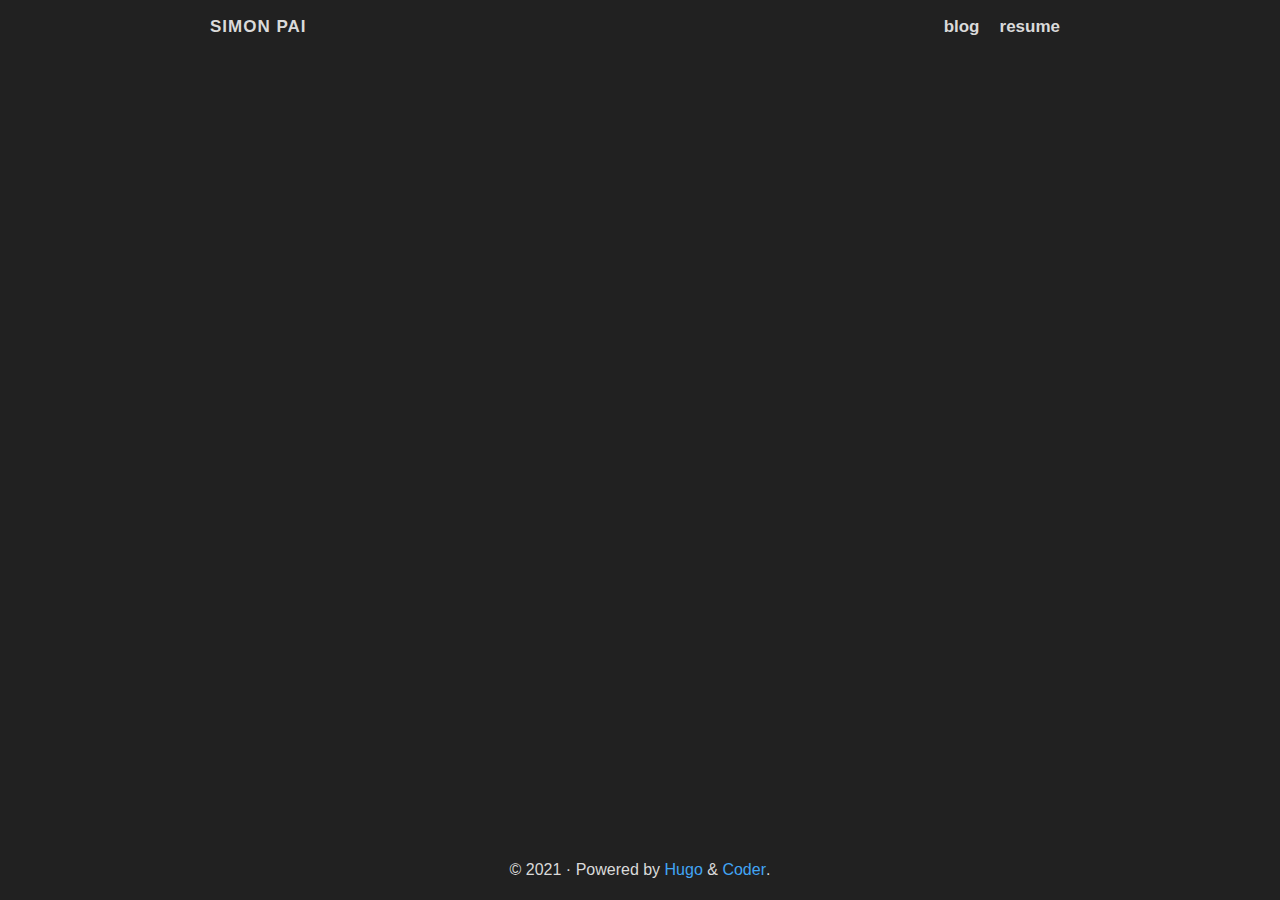
<file: index.html>
<!doctype html><html lang=en>
<head>
<meta charset=utf-8>
<meta name=viewport content="width=device-width,initial-scale=1">
<meta http-equiv=content-language content="en">
<meta name=color-scheme content="light dark">
<meta name=description content>
<meta name=keywords content>
<meta name=twitter:card content="summary">
<meta name=twitter:title content="Simon Pai">
<meta name=twitter:description content>
<meta property="og:title" content="Simon Pai">
<meta property="og:description" content>
<meta property="og:type" content="website">
<meta property="og:url" content="https://simonpai.github.io/">
<title>Simon Pai</title>
<link rel=canonical href=https://simonpai.github.io/>
<link rel=preload href="/fonts/forkawesome-webfont.woff2?v=1.2.0" as=font type=font/woff2 crossorigin>
<link rel=stylesheet href=/css/coder.min.708686f8ab8176e91d44fcbe488a0fe0333b94f405cf18a52383d67ba22f0ccb.css integrity="sha256-cIaG+KuBdukdRPy+SIoP4DM7lPQFzxilI4PWe6IvDMs=" crossorigin=anonymous>
<link rel=stylesheet href=/css/coder-dark.min.aa883b9ce35a8ff4a2a5008619005175e842bb18a8a9f9cc2bbcf44dab2d91fa.css integrity="sha256-qog7nONaj/SipQCGGQBRdehCuxioqfnMK7z0Tastkfo=" crossorigin=anonymous media=screen>
<link rel=stylesheet href=/scss/global.min.c1d4eed5317a68f464b539947b506ed665814663d09053177b30b8563d8821b7.css integrity="sha256-wdTu1TF6aPRktTmUe1Bu1mWBRmPQkFMXezC4Vj2IIbc=" crossorigin=anonymous>
<link rel=icon type=image/png href=/images/favicon-32x32.png sizes=32x32>
<link rel=icon type=image/png href=/images/favicon-16x16.png sizes=16x16>
<link rel=apple-touch-icon href=/images/apple-touch-icon.png>
<link rel=apple-touch-icon sizes=180x180 href=/images/apple-touch-icon.png>
<link rel=alternate type=application/rss+xml href=/index.xml title="Simon Pai">
<script src=/js/global.min.1fe7f22336598e57eb864675d43dfdc80855dc78679150ca4b516627c54bd6b2.js integrity="sha256-H+fyIzZZjlfrhkZ11D39yAhV3HhnkVDKS1FmJ8VL1rI="></script>
<script src=/js/slides.min.960e592ad90220e499c69842bdb0e7385da7c7c5b196b62326759fe883c5f60d.js integrity="sha256-lg5ZKtkCIOSZxphCvbDnOF2nx8WxlrYjJnWf6IPF9g0="></script>
<meta name=generator content="Hugo 0.91.1">
</head>
<body class="preload-transitions colorscheme-dark">
<main class=wrapper>
<nav class=navigation>
<section class=container>
<a class=navigation-title href=/>
Simon Pai
</a>
<input type=checkbox id=menu-toggle>
<label class="menu-button float-right" for=menu-toggle>
<i class="fa fa-bars fa-fw" aria-hidden=true></i>
</label>
<ul class=navigation-list>
<li class=navigation-item>
<a class=navigation-link href=/posts/>blog</a>
</li>
<li class=navigation-item>
<a class=navigation-link href=/resume/>resume</a>
</li>
</ul>
</section>
</nav>
<div class=content>
<section class="container centered">
<div class=about>
<h1></h1>
<h2></h2>
</div>
</section>
</div>
<footer class=footer>
<section class=container>
©
2021
·
Powered by <a href=https://gohugo.io/>Hugo</a> & <a href=https://github.com/luizdepra/hugo-coder/>Coder</a>.
</section>
</footer>
</main>
<script src=/js/coder.min.03b17769f4f91ae35667e1f2a1ca8c16f50562576cf90ff32b3179926914daa5.js integrity="sha256-A7F3afT5GuNWZ+HyocqMFvUFYlds+Q/zKzF5kmkU2qU="></script>
</body>
</html>
</file>
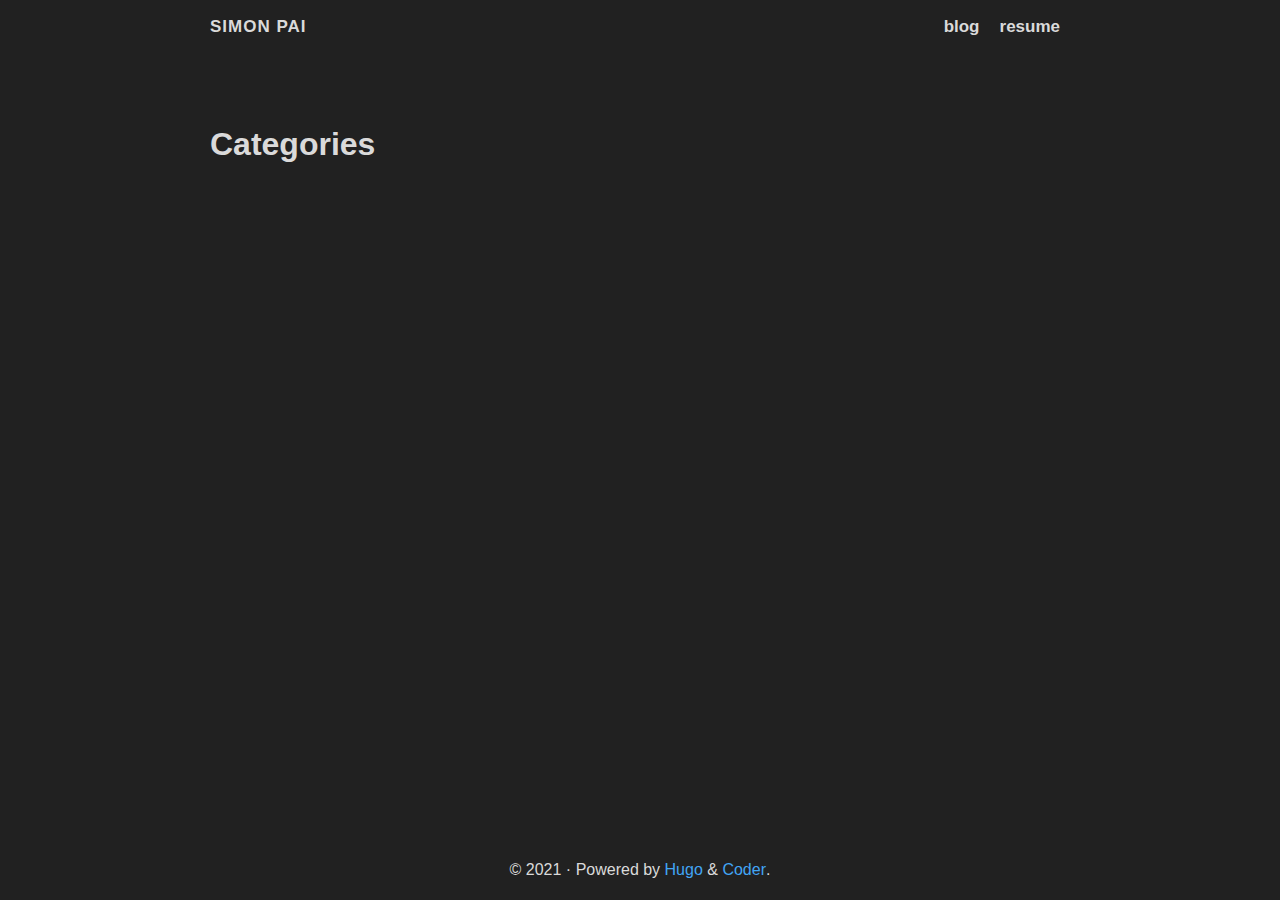
<file: categories/index.html>
<!doctype html><html lang=en>
<head>
<meta charset=utf-8>
<meta name=viewport content="width=device-width,initial-scale=1">
<meta http-equiv=content-language content="en">
<meta name=color-scheme content="light dark">
<meta name=description content>
<meta name=keywords content>
<meta name=twitter:card content="summary">
<meta name=twitter:title content="Categories">
<meta name=twitter:description content>
<meta property="og:title" content="Categories">
<meta property="og:description" content>
<meta property="og:type" content="website">
<meta property="og:url" content="https://simonpai.github.io/categories/">
<title>Categories · Simon Pai</title>
<link rel=canonical href=https://simonpai.github.io/categories/>
<link rel=preload href="/fonts/forkawesome-webfont.woff2?v=1.2.0" as=font type=font/woff2 crossorigin>
<link rel=stylesheet href=/css/coder.min.708686f8ab8176e91d44fcbe488a0fe0333b94f405cf18a52383d67ba22f0ccb.css integrity="sha256-cIaG+KuBdukdRPy+SIoP4DM7lPQFzxilI4PWe6IvDMs=" crossorigin=anonymous>
<link rel=stylesheet href=/css/coder-dark.min.aa883b9ce35a8ff4a2a5008619005175e842bb18a8a9f9cc2bbcf44dab2d91fa.css integrity="sha256-qog7nONaj/SipQCGGQBRdehCuxioqfnMK7z0Tastkfo=" crossorigin=anonymous media=screen>
<link rel=stylesheet href=/scss/global.min.c1d4eed5317a68f464b539947b506ed665814663d09053177b30b8563d8821b7.css integrity="sha256-wdTu1TF6aPRktTmUe1Bu1mWBRmPQkFMXezC4Vj2IIbc=" crossorigin=anonymous>
<link rel=icon type=image/png href=/images/favicon-32x32.png sizes=32x32>
<link rel=icon type=image/png href=/images/favicon-16x16.png sizes=16x16>
<link rel=apple-touch-icon href=/images/apple-touch-icon.png>
<link rel=apple-touch-icon sizes=180x180 href=/images/apple-touch-icon.png>
<link rel=alternate type=application/rss+xml href=/categories/index.xml title="Simon Pai">
<script src=/js/global.min.1fe7f22336598e57eb864675d43dfdc80855dc78679150ca4b516627c54bd6b2.js integrity="sha256-H+fyIzZZjlfrhkZ11D39yAhV3HhnkVDKS1FmJ8VL1rI="></script>
<script src=/js/slides.min.960e592ad90220e499c69842bdb0e7385da7c7c5b196b62326759fe883c5f60d.js integrity="sha256-lg5ZKtkCIOSZxphCvbDnOF2nx8WxlrYjJnWf6IPF9g0="></script>
<meta name=generator content="Hugo 0.91.1">
</head>
<body class="preload-transitions colorscheme-dark">
<main class=wrapper>
<nav class=navigation>
<section class=container>
<a class=navigation-title href=/>
Simon Pai
</a>
<input type=checkbox id=menu-toggle>
<label class="menu-button float-right" for=menu-toggle>
<i class="fa fa-bars fa-fw" aria-hidden=true></i>
</label>
<ul class=navigation-list>
<li class=navigation-item>
<a class=navigation-link href=/posts/>blog</a>
</li>
<li class=navigation-item>
<a class=navigation-link href=/resume/>resume</a>
</li>
</ul>
</section>
</nav>
<div class=content>
<section class="container taxonomy">
<h1 class=title>
<a class=title-link href=https://simonpai.github.io/categories/>Categories</a>
</h1>
<ul>
</ul>
</section>
</div>
<footer class=footer>
<section class=container>
©
2021
·
Powered by <a href=https://gohugo.io/>Hugo</a> & <a href=https://github.com/luizdepra/hugo-coder/>Coder</a>.
</section>
</footer>
</main>
<script src=/js/coder.min.03b17769f4f91ae35667e1f2a1ca8c16f50562576cf90ff32b3179926914daa5.js integrity="sha256-A7F3afT5GuNWZ+HyocqMFvUFYlds+Q/zKzF5kmkU2qU="></script>
</body>
</html>
</file>
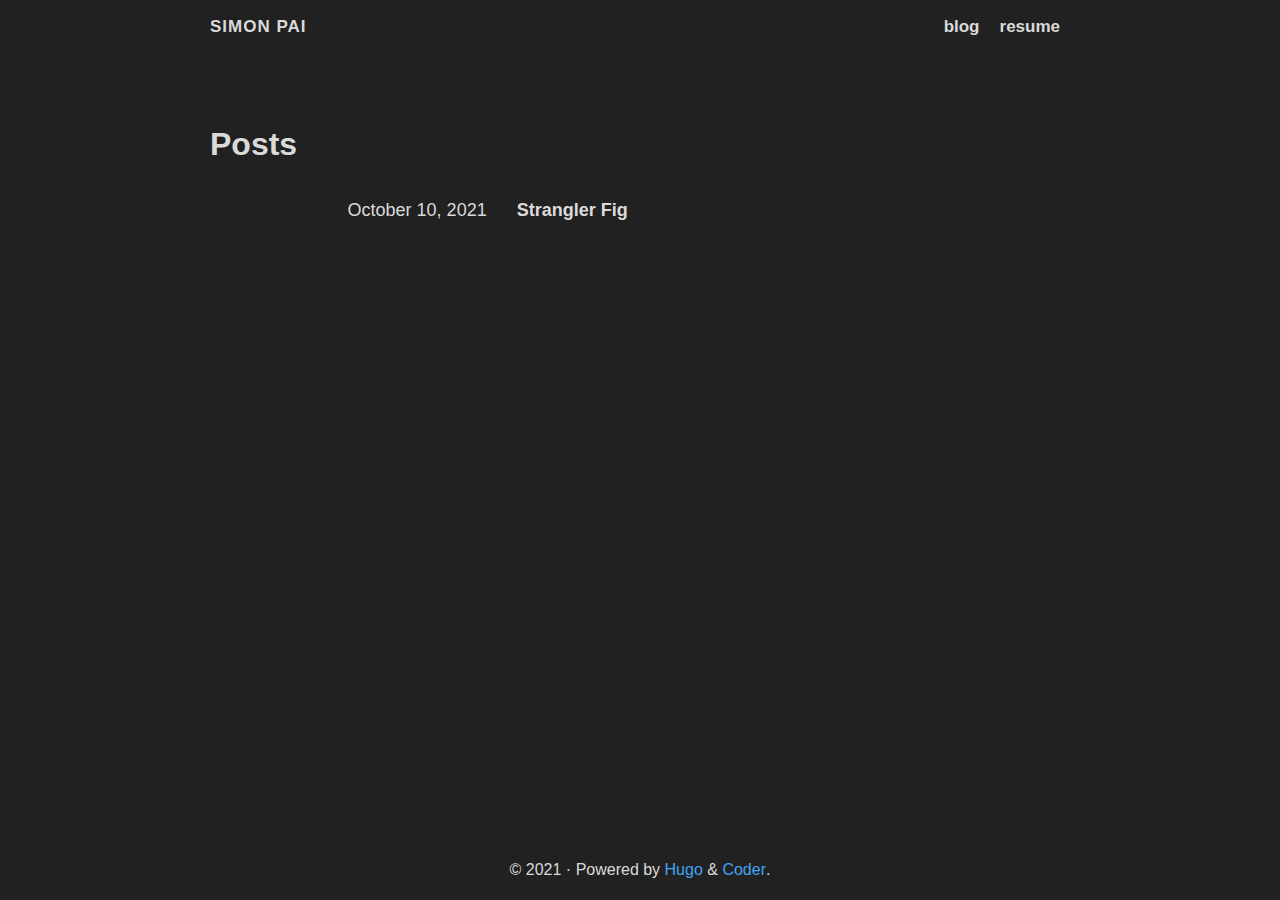
<file: posts/index.html>
<!doctype html><html lang=en>
<head>
<meta charset=utf-8>
<meta name=viewport content="width=device-width,initial-scale=1">
<meta http-equiv=content-language content="en">
<meta name=color-scheme content="light dark">
<meta name=description content>
<meta name=keywords content>
<meta name=twitter:card content="summary">
<meta name=twitter:title content="Posts">
<meta name=twitter:description content>
<meta property="og:title" content="Posts">
<meta property="og:description" content>
<meta property="og:type" content="website">
<meta property="og:url" content="https://simonpai.github.io/posts/">
<title>
Posts · Simon Pai
</title>
<link rel=canonical href=https://simonpai.github.io/posts/>
<link rel=preload href="/fonts/forkawesome-webfont.woff2?v=1.2.0" as=font type=font/woff2 crossorigin>
<link rel=stylesheet href=/css/coder.min.708686f8ab8176e91d44fcbe488a0fe0333b94f405cf18a52383d67ba22f0ccb.css integrity="sha256-cIaG+KuBdukdRPy+SIoP4DM7lPQFzxilI4PWe6IvDMs=" crossorigin=anonymous>
<link rel=stylesheet href=/css/coder-dark.min.aa883b9ce35a8ff4a2a5008619005175e842bb18a8a9f9cc2bbcf44dab2d91fa.css integrity="sha256-qog7nONaj/SipQCGGQBRdehCuxioqfnMK7z0Tastkfo=" crossorigin=anonymous media=screen>
<link rel=stylesheet href=/scss/global.min.c1d4eed5317a68f464b539947b506ed665814663d09053177b30b8563d8821b7.css integrity="sha256-wdTu1TF6aPRktTmUe1Bu1mWBRmPQkFMXezC4Vj2IIbc=" crossorigin=anonymous>
<link rel=icon type=image/png href=/images/favicon-32x32.png sizes=32x32>
<link rel=icon type=image/png href=/images/favicon-16x16.png sizes=16x16>
<link rel=apple-touch-icon href=/images/apple-touch-icon.png>
<link rel=apple-touch-icon sizes=180x180 href=/images/apple-touch-icon.png>
<link rel=alternate type=application/rss+xml href=/posts/index.xml title="Simon Pai">
<script src=/js/global.min.1fe7f22336598e57eb864675d43dfdc80855dc78679150ca4b516627c54bd6b2.js integrity="sha256-H+fyIzZZjlfrhkZ11D39yAhV3HhnkVDKS1FmJ8VL1rI="></script>
<script src=/js/slides.min.960e592ad90220e499c69842bdb0e7385da7c7c5b196b62326759fe883c5f60d.js integrity="sha256-lg5ZKtkCIOSZxphCvbDnOF2nx8WxlrYjJnWf6IPF9g0="></script>
<meta name=generator content="Hugo 0.91.1">
</head>
<body class="preload-transitions colorscheme-dark">
<main class=wrapper>
<nav class=navigation>
<section class=container>
<a class=navigation-title href=/>
Simon Pai
</a>
<input type=checkbox id=menu-toggle>
<label class="menu-button float-right" for=menu-toggle>
<i class="fa fa-bars fa-fw" aria-hidden=true></i>
</label>
<ul class=navigation-list>
<li class=navigation-item>
<a class=navigation-link href=/posts/>blog</a>
</li>
<li class=navigation-item>
<a class=navigation-link href=/resume/>resume</a>
</li>
</ul>
</section>
</nav>
<div class=content>
<section class="container list">
<h1 class=title>
<a class=title-link href=https://simonpai.github.io/posts/>
Posts
</a>
</h1>
<ul><li>
<span class=date>October 10, 2021</span>
<a class=title href=/posts/strangler-fig/>Strangler Fig</a>
</li>
</ul>
</section>
</div>
<footer class=footer>
<section class=container>
©
2021
·
Powered by <a href=https://gohugo.io/>Hugo</a> & <a href=https://github.com/luizdepra/hugo-coder/>Coder</a>.
</section>
</footer>
</main>
<script src=/js/coder.min.03b17769f4f91ae35667e1f2a1ca8c16f50562576cf90ff32b3179926914daa5.js integrity="sha256-A7F3afT5GuNWZ+HyocqMFvUFYlds+Q/zKzF5kmkU2qU="></script>
</body>
</html>
</file>
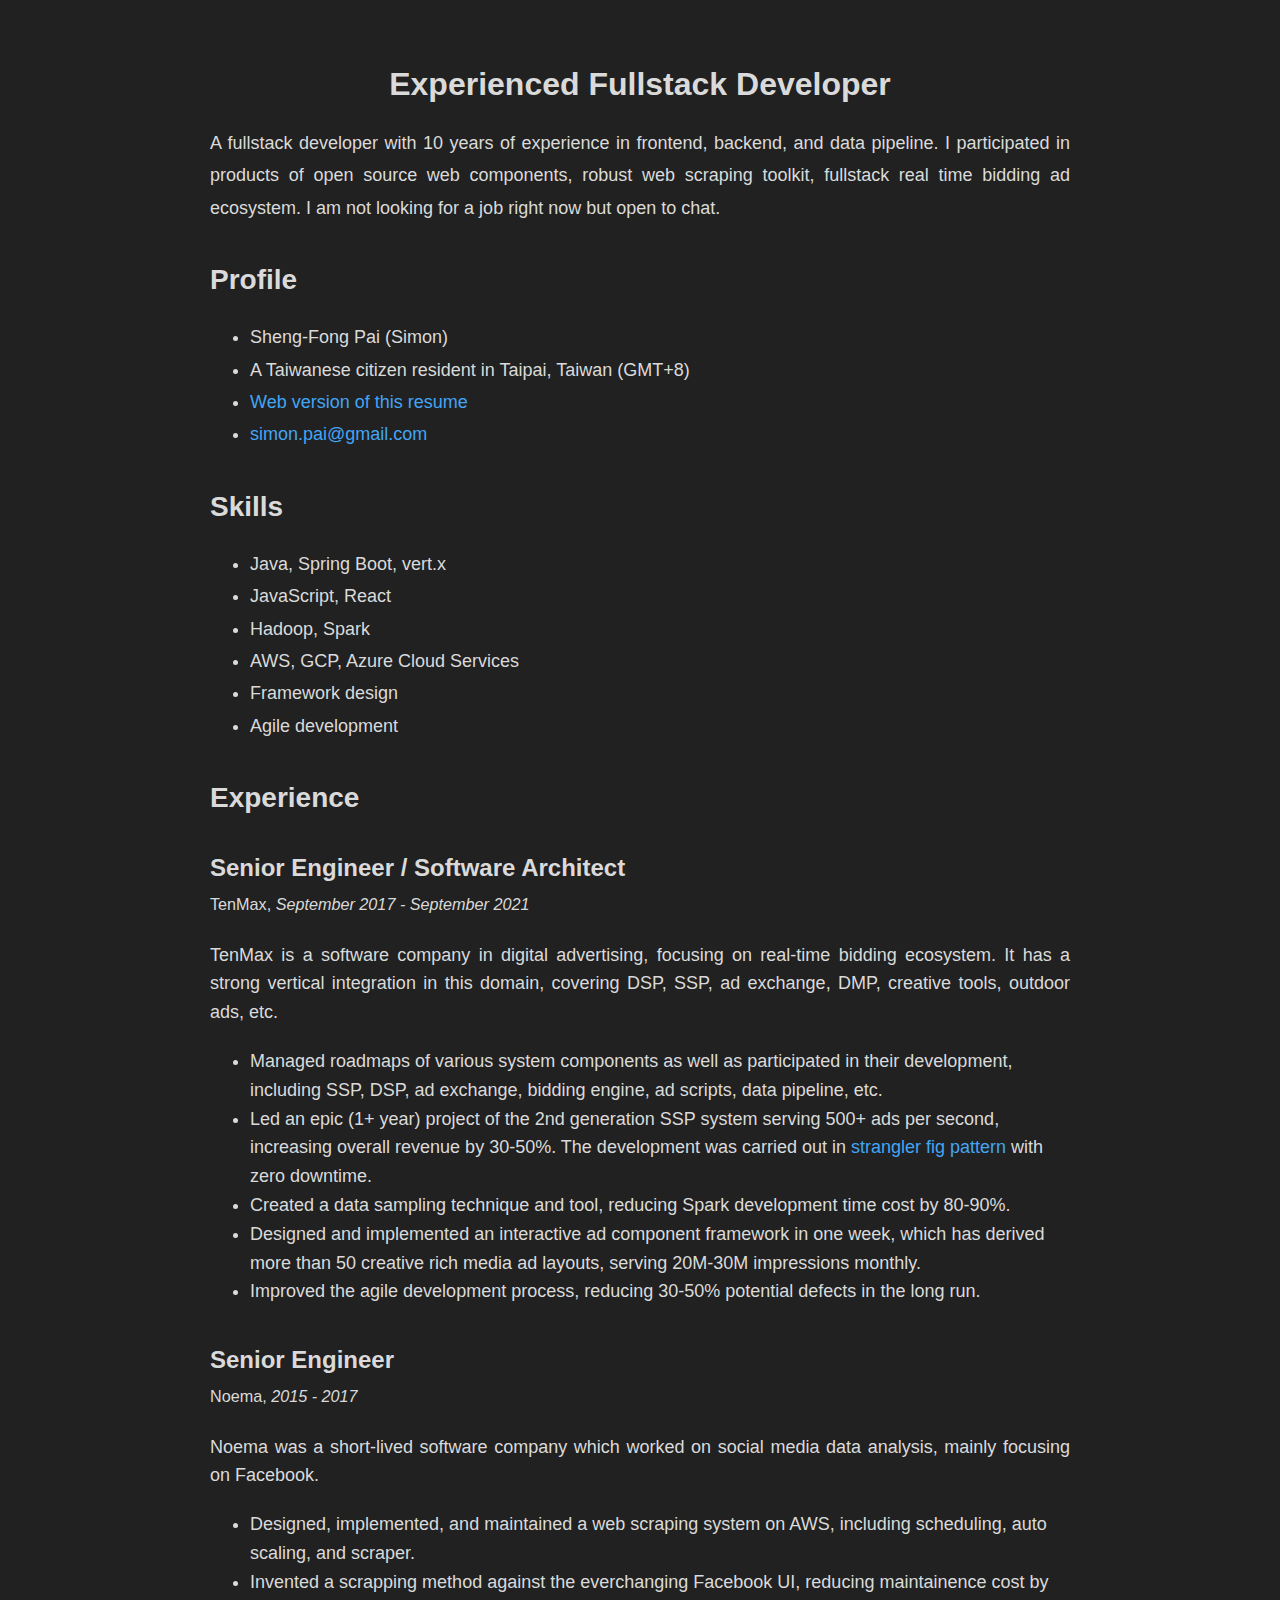
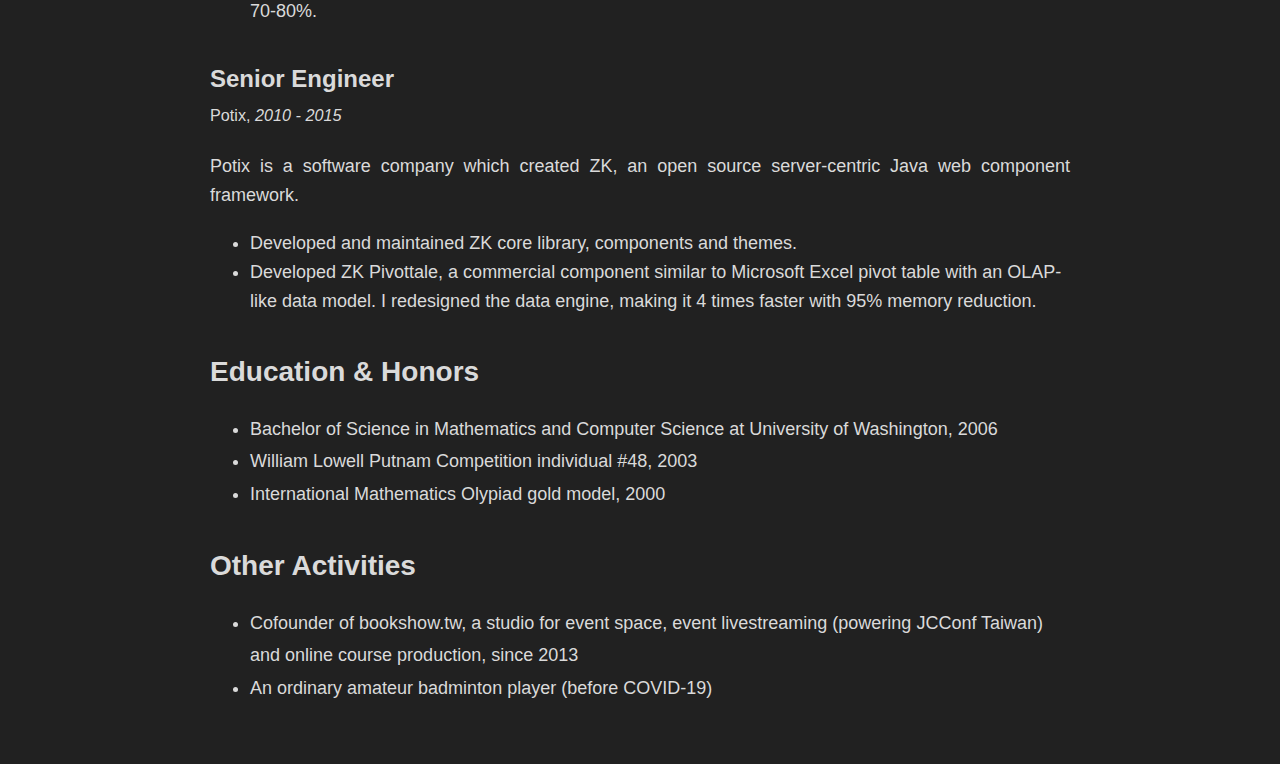
<file: resume/index.html>
<!doctype html><html lang=en>
<head>
<meta charset=utf-8>
<meta name=viewport content="width=device-width,initial-scale=1">
<meta http-equiv=content-language content="en">
<meta name=color-scheme content="light dark">
<meta name=description content="Experienced Fullstack Developer    A fullstack developer with 10 years of experience in frontend, backend, and data pipeline. I participated in products of open source web components, robust web scraping toolkit, fullstack real time bidding ad ecosystem. I am not looking for a job right now but open to chat.
Profile     Sheng-Fong Pai (Simon) A Taiwanese citizen resident in Taipai, Taiwan (GMT+8) Web version of this resume simon.">
<meta name=keywords content>
<meta name=twitter:card content="summary">
<meta name=twitter:title content="Resume">
<meta name=twitter:description content="Experienced Fullstack Developer    A fullstack developer with 10 years of experience in frontend, backend, and data pipeline. I participated in products of open source web components, robust web scraping toolkit, fullstack real time bidding ad ecosystem. I am not looking for a job right now but open to chat.
Profile     Sheng-Fong Pai (Simon) A Taiwanese citizen resident in Taipai, Taiwan (GMT+8) Web version of this resume simon.">
<meta property="og:title" content="Resume">
<meta property="og:description" content="Experienced Fullstack Developer    A fullstack developer with 10 years of experience in frontend, backend, and data pipeline. I participated in products of open source web components, robust web scraping toolkit, fullstack real time bidding ad ecosystem. I am not looking for a job right now but open to chat.
Profile     Sheng-Fong Pai (Simon) A Taiwanese citizen resident in Taipai, Taiwan (GMT+8) Web version of this resume simon.">
<meta property="og:type" content="article">
<meta property="og:url" content="https://simonpai.github.io/resume/"><meta property="article:section" content>
<meta property="article:published_time" content="2021-09-30T22:00:00+08:00">
<meta property="article:modified_time" content="2021-09-30T22:00:00+08:00">
<title>
Resume · Simon Pai
</title>
<link rel=canonical href=https://simonpai.github.io/resume/>
<link rel=preload href="/fonts/forkawesome-webfont.woff2?v=1.2.0" as=font type=font/woff2 crossorigin>
<link rel=stylesheet href=/css/coder.min.708686f8ab8176e91d44fcbe488a0fe0333b94f405cf18a52383d67ba22f0ccb.css integrity="sha256-cIaG+KuBdukdRPy+SIoP4DM7lPQFzxilI4PWe6IvDMs=" crossorigin=anonymous>
<link rel=stylesheet href=/css/coder-dark.min.aa883b9ce35a8ff4a2a5008619005175e842bb18a8a9f9cc2bbcf44dab2d91fa.css integrity="sha256-qog7nONaj/SipQCGGQBRdehCuxioqfnMK7z0Tastkfo=" crossorigin=anonymous media=screen>
<link rel=stylesheet href=/scss/global.min.c1d4eed5317a68f464b539947b506ed665814663d09053177b30b8563d8821b7.css integrity="sha256-wdTu1TF6aPRktTmUe1Bu1mWBRmPQkFMXezC4Vj2IIbc=" crossorigin=anonymous>
<link rel=icon type=image/png href=/images/favicon-32x32.png sizes=32x32>
<link rel=icon type=image/png href=/images/favicon-16x16.png sizes=16x16>
<link rel=apple-touch-icon href=/images/apple-touch-icon.png>
<link rel=apple-touch-icon sizes=180x180 href=/images/apple-touch-icon.png>
<script src=/js/global.min.1fe7f22336598e57eb864675d43dfdc80855dc78679150ca4b516627c54bd6b2.js integrity="sha256-H+fyIzZZjlfrhkZ11D39yAhV3HhnkVDKS1FmJ8VL1rI="></script>
<script src=/js/slides.min.960e592ad90220e499c69842bdb0e7385da7c7c5b196b62326759fe883c5f60d.js integrity="sha256-lg5ZKtkCIOSZxphCvbDnOF2nx8WxlrYjJnWf6IPF9g0="></script>
<meta name=generator content="Hugo 0.91.1">
</head>
<body class="preload-transitions colorscheme-dark">
<main class=wrapper>
<div class=content>
<section class="container page">
<article>
<link rel=stylesheet href=/scss/resume.min.4091163455e4ac0fee66dc0c6a82667fec8068bd1ca83056bbbfd1022cca034e.css integrity="sha256-QJEWNFXkrA/uZtwMaoJmf+yAaL0cqDBWu7/RAizKA04=" crossorigin=anonymous>
<h1 id=experienced-fullstack-developer>
Experienced Fullstack Developer
<a class=heading-link href=#experienced-fullstack-developer>
<i class="fa fa-link" aria-hidden=true></i>
</a>
</h1>
<p>A fullstack developer with 10 years of experience in frontend, backend, and data pipeline. I participated in products of open source web components, robust web scraping toolkit, fullstack real time bidding ad ecosystem. I am not looking for a job right now but open to chat.</p>
<h2 id=profile>
Profile
<a class=heading-link href=#profile>
<i class="fa fa-link" aria-hidden=true></i>
</a>
</h2>
<ul>
<li>Sheng-Fong Pai (Simon)</li>
<li>A Taiwanese citizen resident in Taipai, Taiwan (GMT+8)</li>
<li><a href=/resume>Web version of this resume</a></li>
<li><a href=mailto:simon.pai@gmail.com>simon.pai@gmail.com</a></li>
</ul>
<h2 id=skills>
Skills
<a class=heading-link href=#skills>
<i class="fa fa-link" aria-hidden=true></i>
</a>
</h2>
<ul>
<li>Java, Spring Boot, vert.x</li>
<li>JavaScript, React</li>
<li>Hadoop, Spark</li>
<li>AWS, GCP, Azure Cloud Services</li>
<li>Framework design</li>
<li>Agile development</li>
</ul>
<h2 id=experience>
Experience
<a class=heading-link href=#experience>
<i class="fa fa-link" aria-hidden=true></i>
</a>
</h2>
<h3 style=margin-bottom:.25em>Senior Engineer / Software Architect</h3>
<div style=font-size:.9em>
TenMax, <span style=font-style:italic>September 2017 - September 2021</span>
</div>
<div style=line-height:1.6em>
<p>TenMax is a software company in digital advertising, focusing on real-time bidding ecosystem. It has a strong vertical integration in this domain, covering DSP, SSP, ad exchange, DMP, creative tools, outdoor ads, etc.</p>
<ul>
<li>Managed roadmaps of various system components as well as participated in their development, including SSP, DSP, ad exchange, bidding engine, ad scripts, data pipeline, etc.</li>
<li>Led an epic (1+ year) project of the 2nd generation SSP system serving 500+ ads per second, increasing overall revenue by 30-50%. The development was carried out in <a href=/posts/strangler-fig>strangler fig pattern</a> with zero downtime.</li>
<li>Created a data sampling technique and tool, reducing Spark development time cost by 80-90%.</li>
<li>Designed and implemented an interactive ad component framework in one week, which has derived more than 50 creative rich media ad layouts, serving 20M-30M impressions monthly.</li>
<li>Improved the agile development process, reducing 30-50% potential defects in the long run.</li>
</ul>
</div>
<div class=pagebreak></div>
<h3 style=margin-bottom:.25em>Senior Engineer</h3>
<div style=font-size:.9em>
Noema, <span style=font-style:italic>2015 - 2017</span>
</div>
<div style=line-height:1.6em>
<p>Noema was a short-lived software company which worked on social media data analysis, mainly focusing on Facebook.</p>
<ul>
<li>Designed, implemented, and maintained a web scraping system on AWS, including scheduling, auto scaling, and scraper.</li>
<li>Invented a scrapping method against the everchanging Facebook UI, reducing maintainence cost by 70-80%.</li>
</ul>
</div>
<h3 style=margin-bottom:.25em>Senior Engineer</h3>
<div style=font-size:.9em>
Potix, <span style=font-style:italic>2010 - 2015</span>
</div>
<div style=line-height:1.6em>
<p>Potix is a software company which created ZK, an open source server-centric Java web component framework.</p>
<ul>
<li>Developed and maintained ZK core library, components and themes.</li>
<li>Developed ZK Pivottale, a commercial component similar to Microsoft Excel pivot table with an OLAP-like data model. I redesigned the data engine, making it 4 times faster with 95% memory reduction.</li>
</ul>
</div>
<h2 id=education--honors>
Education & Honors
<a class=heading-link href=#education--honors>
<i class="fa fa-link" aria-hidden=true></i>
</a>
</h2>
<ul>
<li>Bachelor of Science in Mathematics and Computer Science at University of Washington, 2006</li>
<li>William Lowell Putnam Competition individual #48, 2003</li>
<li>International Mathematics Olypiad gold model, 2000</li>
</ul>
<h2 id=other-activities>
Other Activities
<a class=heading-link href=#other-activities>
<i class="fa fa-link" aria-hidden=true></i>
</a>
</h2>
<ul>
<li>Cofounder of bookshow.tw, a studio for event space, event livestreaming (powering JCConf Taiwan) and online course production, since 2013</li>
<li>An ordinary amateur badminton player (before COVID-19)</li>
</ul>
</article>
</section>
</div>
</main>
<script src=/js/coder.min.03b17769f4f91ae35667e1f2a1ca8c16f50562576cf90ff32b3179926914daa5.js integrity="sha256-A7F3afT5GuNWZ+HyocqMFvUFYlds+Q/zKzF5kmkU2qU="></script>
</body>
</html>
</file>
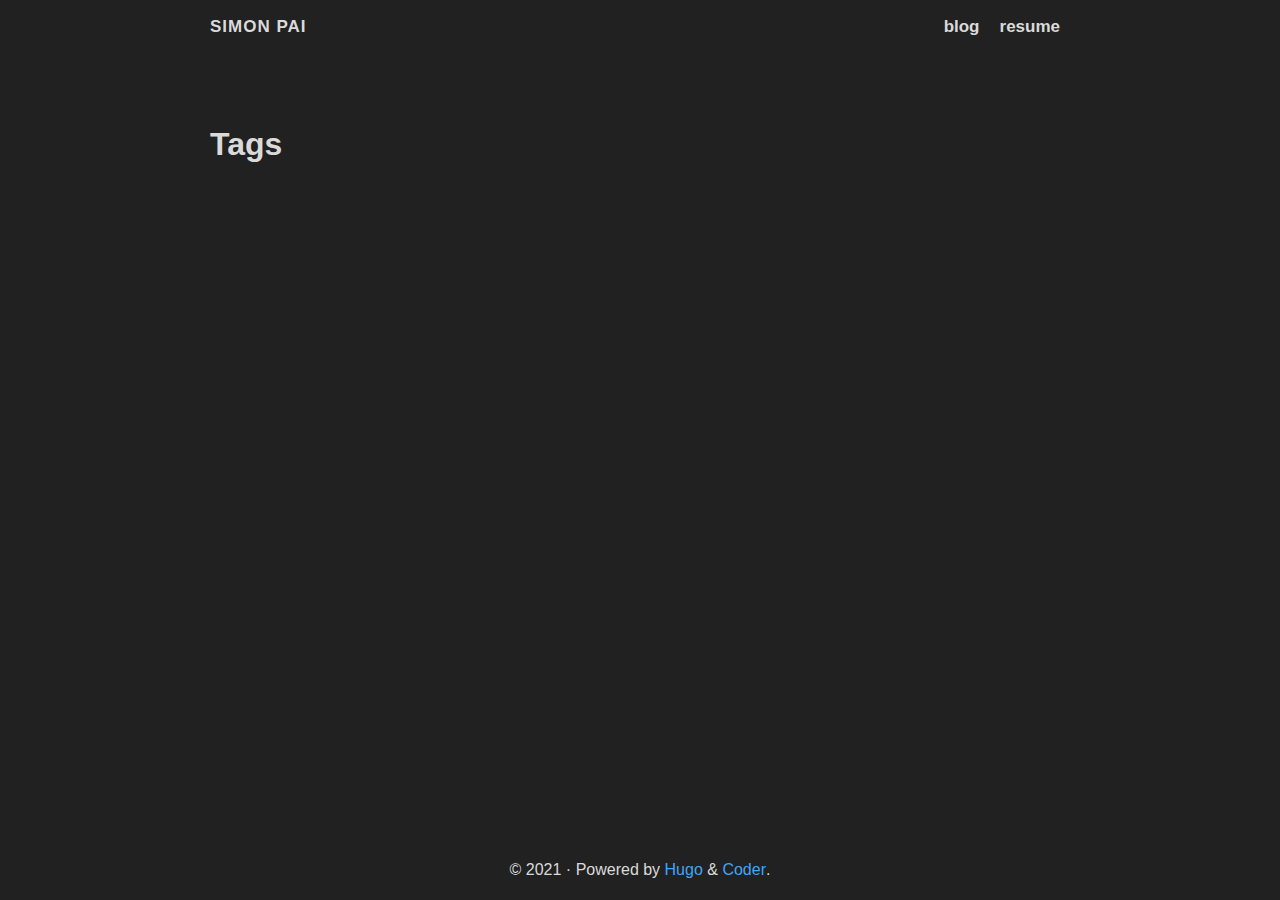
<file: tags/index.html>
<!doctype html><html lang=en>
<head>
<meta charset=utf-8>
<meta name=viewport content="width=device-width,initial-scale=1">
<meta http-equiv=content-language content="en">
<meta name=color-scheme content="light dark">
<meta name=description content>
<meta name=keywords content>
<meta name=twitter:card content="summary">
<meta name=twitter:title content="Tags">
<meta name=twitter:description content>
<meta property="og:title" content="Tags">
<meta property="og:description" content>
<meta property="og:type" content="website">
<meta property="og:url" content="https://simonpai.github.io/tags/">
<title>Tags · Simon Pai</title>
<link rel=canonical href=https://simonpai.github.io/tags/>
<link rel=preload href="/fonts/forkawesome-webfont.woff2?v=1.2.0" as=font type=font/woff2 crossorigin>
<link rel=stylesheet href=/css/coder.min.708686f8ab8176e91d44fcbe488a0fe0333b94f405cf18a52383d67ba22f0ccb.css integrity="sha256-cIaG+KuBdukdRPy+SIoP4DM7lPQFzxilI4PWe6IvDMs=" crossorigin=anonymous>
<link rel=stylesheet href=/css/coder-dark.min.aa883b9ce35a8ff4a2a5008619005175e842bb18a8a9f9cc2bbcf44dab2d91fa.css integrity="sha256-qog7nONaj/SipQCGGQBRdehCuxioqfnMK7z0Tastkfo=" crossorigin=anonymous media=screen>
<link rel=stylesheet href=/scss/global.min.c1d4eed5317a68f464b539947b506ed665814663d09053177b30b8563d8821b7.css integrity="sha256-wdTu1TF6aPRktTmUe1Bu1mWBRmPQkFMXezC4Vj2IIbc=" crossorigin=anonymous>
<link rel=icon type=image/png href=/images/favicon-32x32.png sizes=32x32>
<link rel=icon type=image/png href=/images/favicon-16x16.png sizes=16x16>
<link rel=apple-touch-icon href=/images/apple-touch-icon.png>
<link rel=apple-touch-icon sizes=180x180 href=/images/apple-touch-icon.png>
<link rel=alternate type=application/rss+xml href=/tags/index.xml title="Simon Pai">
<script src=/js/global.min.1fe7f22336598e57eb864675d43dfdc80855dc78679150ca4b516627c54bd6b2.js integrity="sha256-H+fyIzZZjlfrhkZ11D39yAhV3HhnkVDKS1FmJ8VL1rI="></script>
<script src=/js/slides.min.960e592ad90220e499c69842bdb0e7385da7c7c5b196b62326759fe883c5f60d.js integrity="sha256-lg5ZKtkCIOSZxphCvbDnOF2nx8WxlrYjJnWf6IPF9g0="></script>
<meta name=generator content="Hugo 0.91.1">
</head>
<body class="preload-transitions colorscheme-dark">
<main class=wrapper>
<nav class=navigation>
<section class=container>
<a class=navigation-title href=/>
Simon Pai
</a>
<input type=checkbox id=menu-toggle>
<label class="menu-button float-right" for=menu-toggle>
<i class="fa fa-bars fa-fw" aria-hidden=true></i>
</label>
<ul class=navigation-list>
<li class=navigation-item>
<a class=navigation-link href=/posts/>blog</a>
</li>
<li class=navigation-item>
<a class=navigation-link href=/resume/>resume</a>
</li>
</ul>
</section>
</nav>
<div class=content>
<section class="container taxonomy">
<h1 class=title>
<a class=title-link href=https://simonpai.github.io/tags/>Tags</a>
</h1>
<ul>
</ul>
</section>
</div>
<footer class=footer>
<section class=container>
©
2021
·
Powered by <a href=https://gohugo.io/>Hugo</a> & <a href=https://github.com/luizdepra/hugo-coder/>Coder</a>.
</section>
</footer>
</main>
<script src=/js/coder.min.03b17769f4f91ae35667e1f2a1ca8c16f50562576cf90ff32b3179926914daa5.js integrity="sha256-A7F3afT5GuNWZ+HyocqMFvUFYlds+Q/zKzF5kmkU2qU="></script>
</body>
</html>
</file>
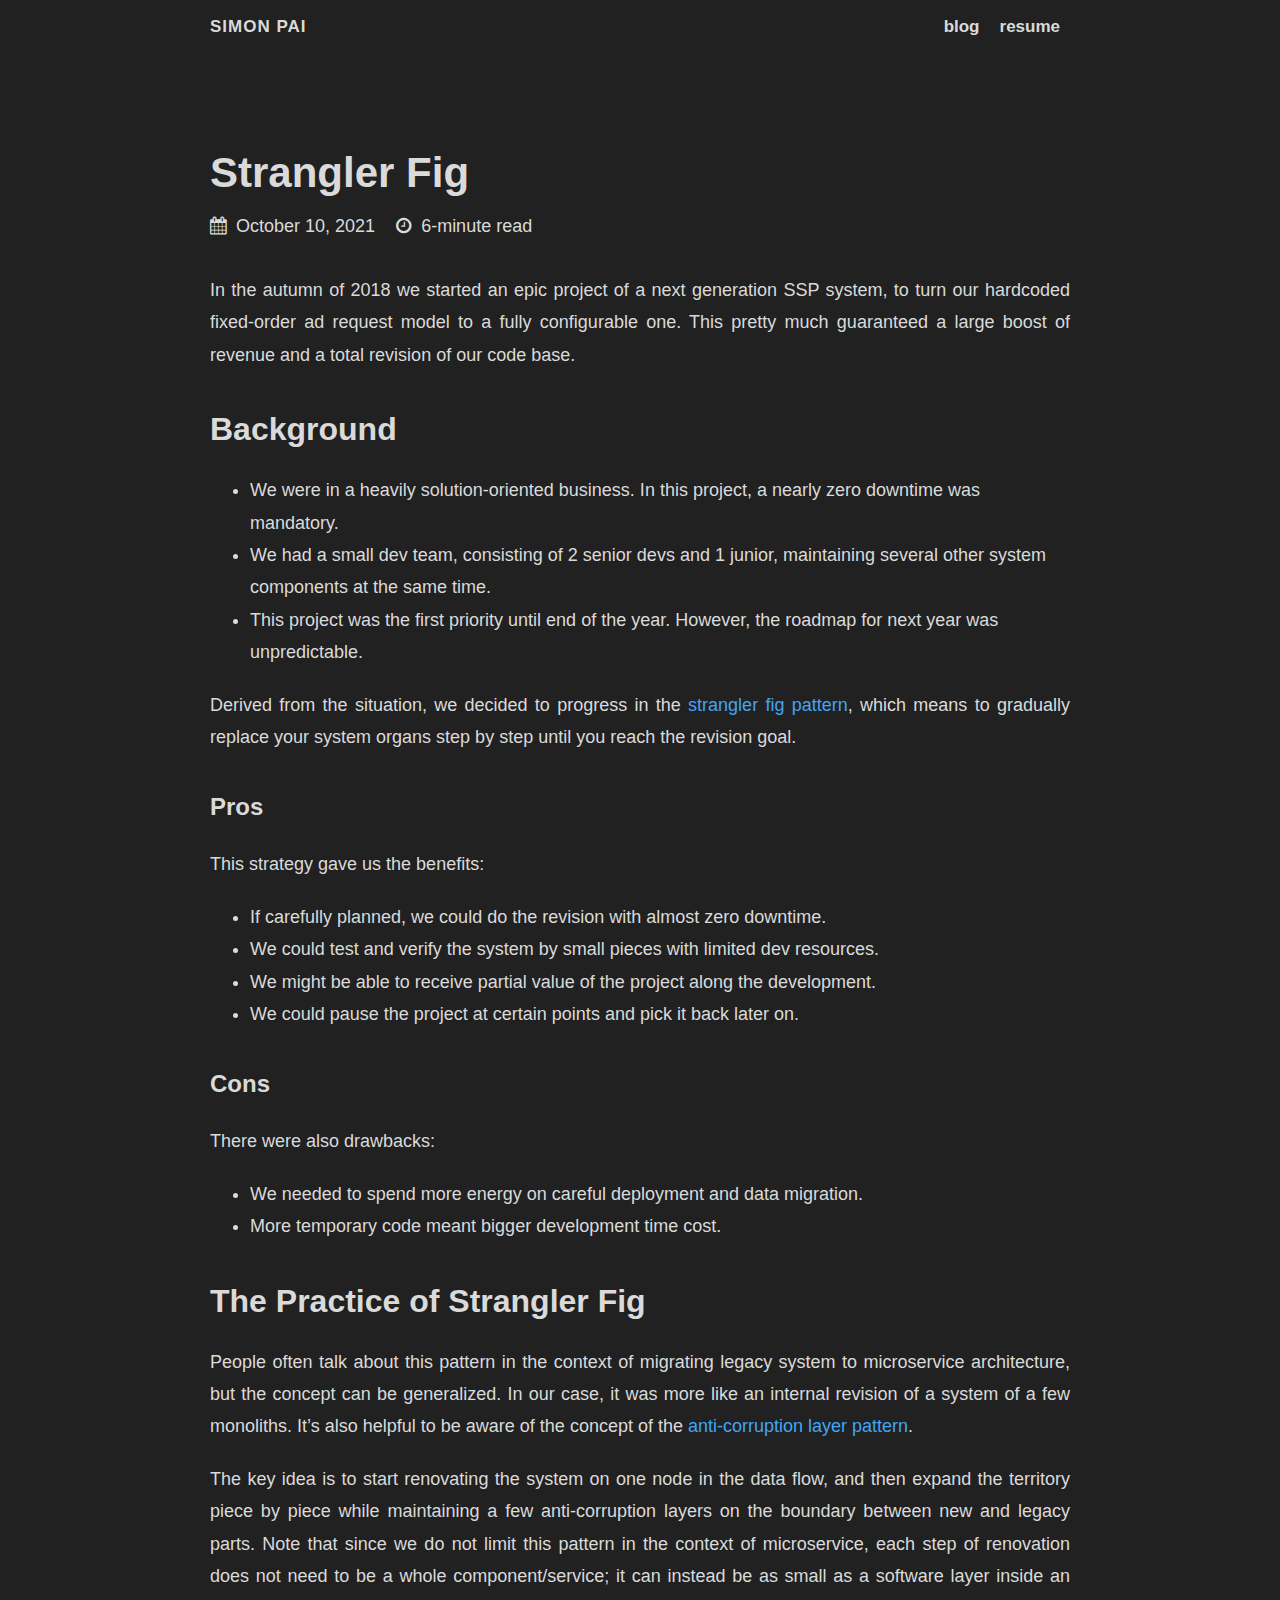
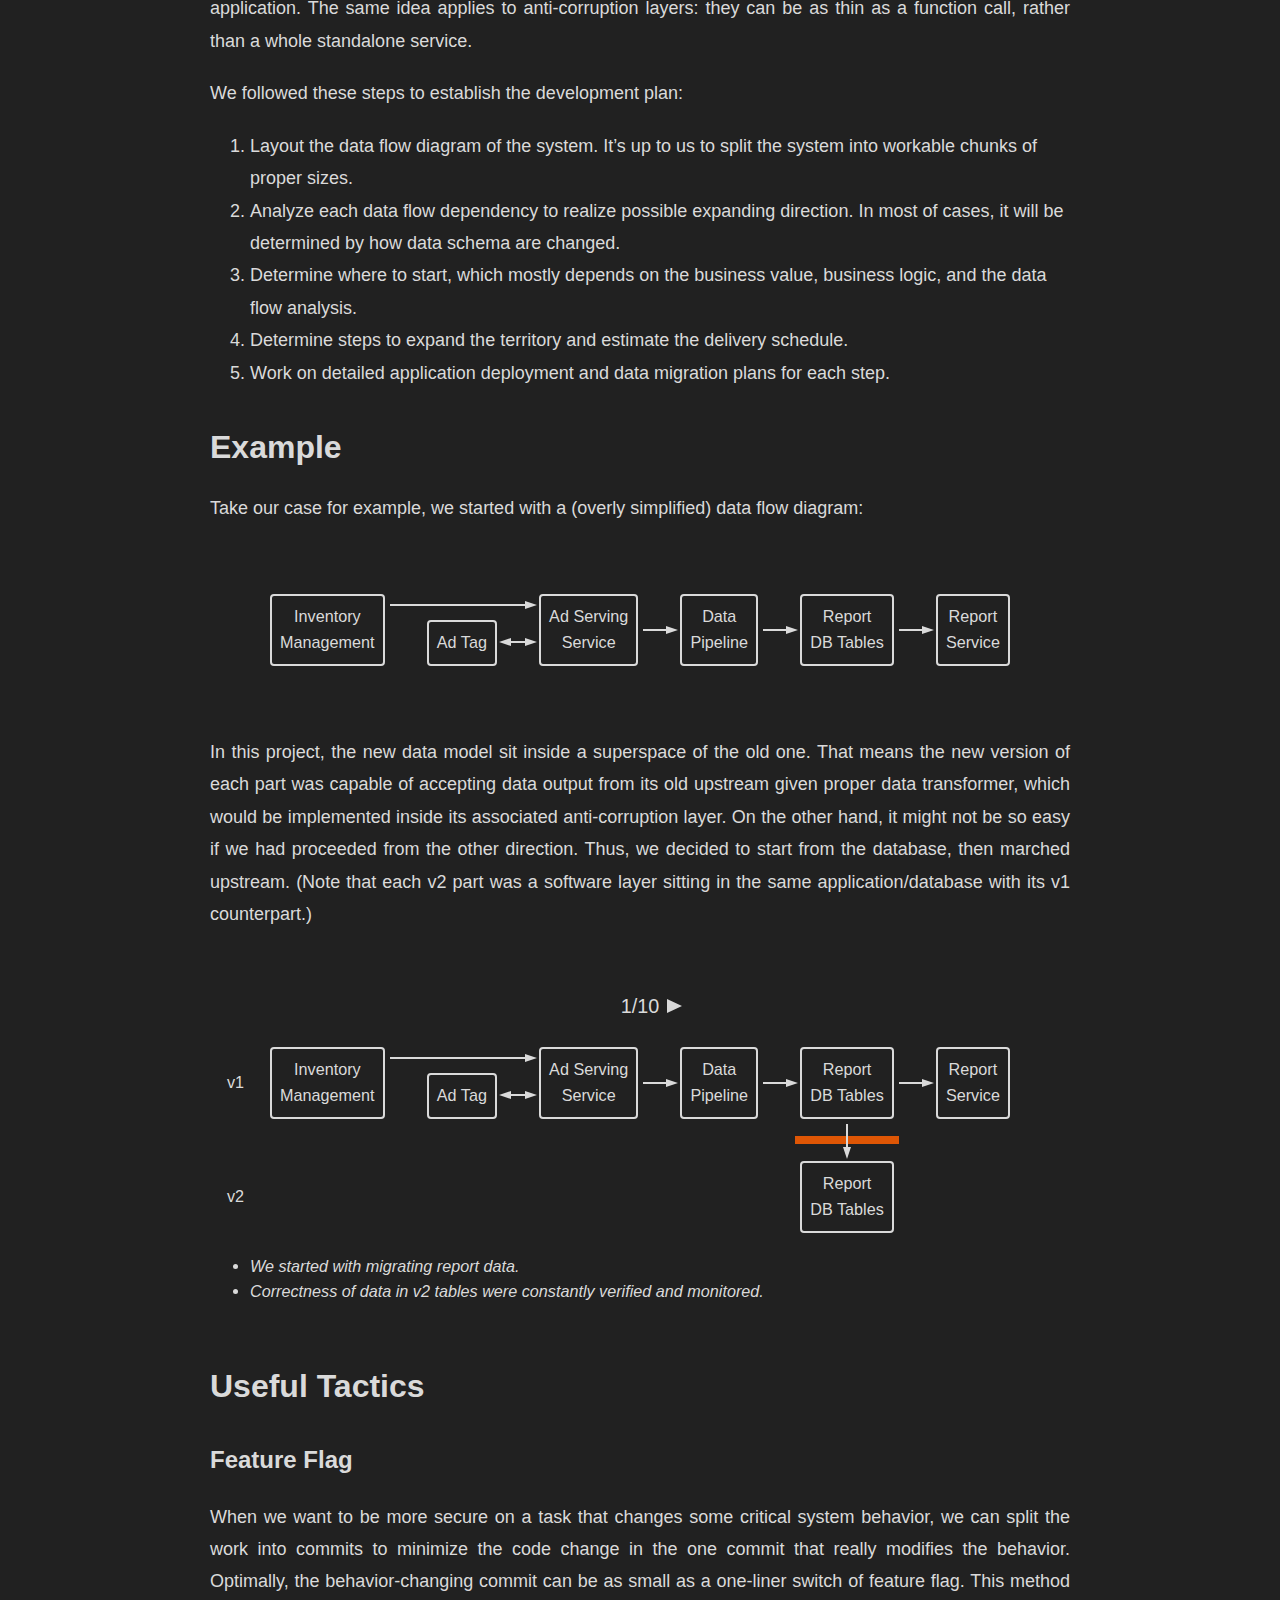
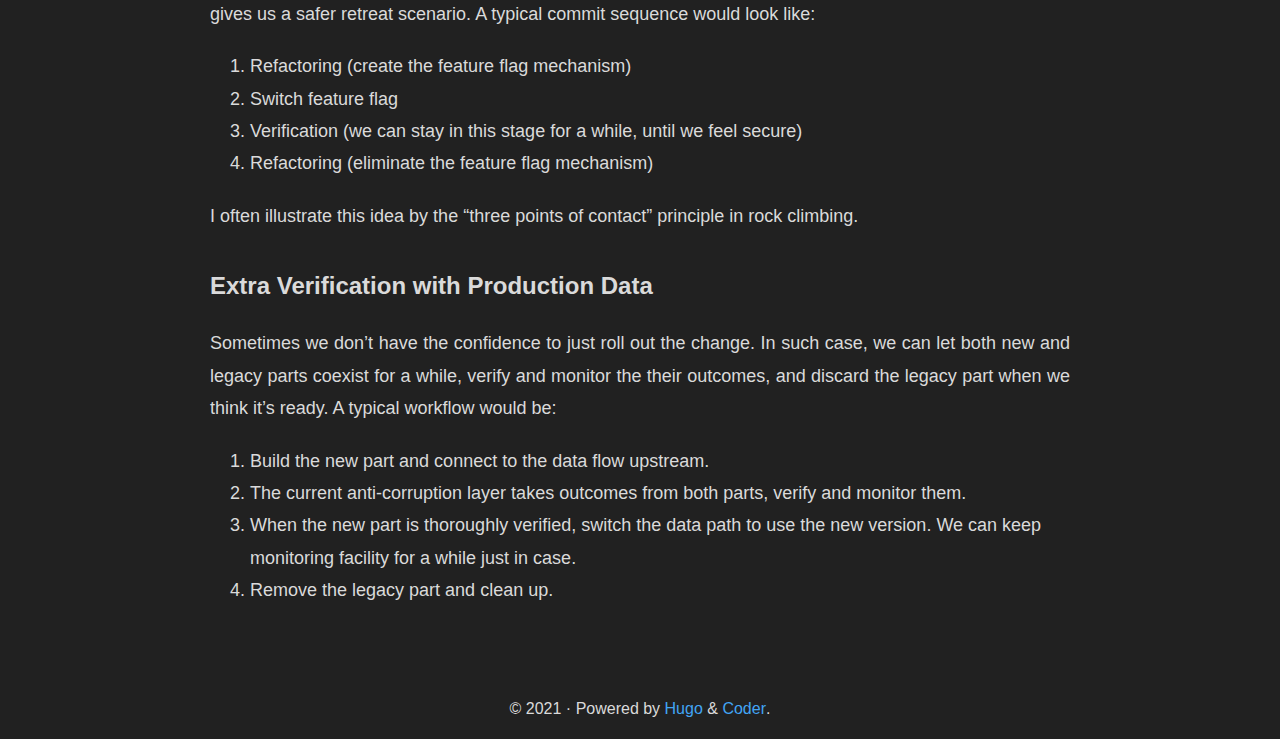
<file: posts/strangler-fig/index.html>
<!doctype html><html lang=en>
<head>
<meta charset=utf-8>
<meta name=viewport content="width=device-width,initial-scale=1">
<meta http-equiv=content-language content="en">
<meta name=color-scheme content="light dark">
<meta name=description content="In the autumn of 2018 we started an epic project of a next generation SSP system, to turn our hardcoded fixed-order ad request model to a fully configurable one. This pretty much guaranteed a large boost of revenue and a total revision of our code base.
Background     We were in a heavily solution-oriented business. In this project, a nearly zero downtime was mandatory. We had a small dev team, consisting of 2 senior devs and 1 junior, maintaining several other system components at the same time.">
<meta name=keywords content>
<meta name=twitter:card content="summary">
<meta name=twitter:title content="Strangler Fig">
<meta name=twitter:description content="In the autumn of 2018 we started an epic project of a next generation SSP system, to turn our hardcoded fixed-order ad request model to a fully configurable one. This pretty much guaranteed a large boost of revenue and a total revision of our code base.
Background     We were in a heavily solution-oriented business. In this project, a nearly zero downtime was mandatory. We had a small dev team, consisting of 2 senior devs and 1 junior, maintaining several other system components at the same time.">
<meta property="og:title" content="Strangler Fig">
<meta property="og:description" content="In the autumn of 2018 we started an epic project of a next generation SSP system, to turn our hardcoded fixed-order ad request model to a fully configurable one. This pretty much guaranteed a large boost of revenue and a total revision of our code base.
Background     We were in a heavily solution-oriented business. In this project, a nearly zero downtime was mandatory. We had a small dev team, consisting of 2 senior devs and 1 junior, maintaining several other system components at the same time.">
<meta property="og:type" content="article">
<meta property="og:url" content="https://simonpai.github.io/posts/strangler-fig/"><meta property="article:section" content="posts">
<meta property="article:published_time" content="2021-10-10T22:00:00+08:00">
<meta property="article:modified_time" content="2021-10-10T22:00:00+08:00">
<title>
Strangler Fig · Simon Pai
</title>
<link rel=canonical href=https://simonpai.github.io/posts/strangler-fig/>
<link rel=preload href="/fonts/forkawesome-webfont.woff2?v=1.2.0" as=font type=font/woff2 crossorigin>
<link rel=stylesheet href=/css/coder.min.708686f8ab8176e91d44fcbe488a0fe0333b94f405cf18a52383d67ba22f0ccb.css integrity="sha256-cIaG+KuBdukdRPy+SIoP4DM7lPQFzxilI4PWe6IvDMs=" crossorigin=anonymous>
<link rel=stylesheet href=/css/coder-dark.min.aa883b9ce35a8ff4a2a5008619005175e842bb18a8a9f9cc2bbcf44dab2d91fa.css integrity="sha256-qog7nONaj/SipQCGGQBRdehCuxioqfnMK7z0Tastkfo=" crossorigin=anonymous media=screen>
<link rel=stylesheet href=/scss/global.min.c1d4eed5317a68f464b539947b506ed665814663d09053177b30b8563d8821b7.css integrity="sha256-wdTu1TF6aPRktTmUe1Bu1mWBRmPQkFMXezC4Vj2IIbc=" crossorigin=anonymous>
<link rel=icon type=image/png href=/images/favicon-32x32.png sizes=32x32>
<link rel=icon type=image/png href=/images/favicon-16x16.png sizes=16x16>
<link rel=apple-touch-icon href=/images/apple-touch-icon.png>
<link rel=apple-touch-icon sizes=180x180 href=/images/apple-touch-icon.png>
<script src=/js/global.min.1fe7f22336598e57eb864675d43dfdc80855dc78679150ca4b516627c54bd6b2.js integrity="sha256-H+fyIzZZjlfrhkZ11D39yAhV3HhnkVDKS1FmJ8VL1rI="></script>
<script src=/js/slides.min.960e592ad90220e499c69842bdb0e7385da7c7c5b196b62326759fe883c5f60d.js integrity="sha256-lg5ZKtkCIOSZxphCvbDnOF2nx8WxlrYjJnWf6IPF9g0="></script>
<meta name=generator content="Hugo 0.91.1">
</head>
<body class="preload-transitions colorscheme-dark">
<main class=wrapper>
<nav class=navigation>
<section class=container>
<a class=navigation-title href=/>
Simon Pai
</a>
<input type=checkbox id=menu-toggle>
<label class="menu-button float-right" for=menu-toggle>
<i class="fa fa-bars fa-fw" aria-hidden=true></i>
</label>
<ul class=navigation-list>
<li class=navigation-item>
<a class=navigation-link href=/posts/>blog</a>
</li>
<li class=navigation-item>
<a class=navigation-link href=/resume/>resume</a>
</li>
</ul>
</section>
</nav>
<div class=content>
<section class="container post">
<article>
<header>
<div class=post-title>
<h1 class=title>
<a class=title-link href=https://simonpai.github.io/posts/strangler-fig/>
Strangler Fig
</a>
</h1>
</div>
<div class=post-meta>
<div class=date>
<span class=posted-on>
<i class="fa fa-calendar" aria-hidden=true></i>
<time datetime=2021-10-10T22:00:00+08:00>
October 10, 2021
</time>
</span>
<span class=reading-time>
<i class="fa fa-clock-o" aria-hidden=true></i>
6-minute read
</span>
</div>
</div>
</header>
<div>
<p>In the autumn of 2018 we started an epic project of a next generation SSP system, to turn our hardcoded fixed-order ad request model to a fully configurable one. This pretty much guaranteed a large boost of revenue and a total revision of our code base.</p>
<h1 id=background>
Background
<a class=heading-link href=#background>
<i class="fa fa-link" aria-hidden=true></i>
</a>
</h1>
<ul>
<li>We were in a heavily solution-oriented business. In this project, a nearly zero downtime was mandatory.</li>
<li>We had a small dev team, consisting of 2 senior devs and 1 junior, maintaining several other system components at the same time.</li>
<li>This project was the first priority until end of the year. However, the roadmap for next year was unpredictable.</li>
</ul>
<p>Derived from the situation, we decided to progress in the <a href=https://docs.microsoft.com/en-us/azure/architecture/patterns/strangler-fig>strangler fig pattern</a>, which means to gradually replace your system organs step by step until you reach the revision goal.</p>
<h3 id=pros>
Pros
<a class=heading-link href=#pros>
<i class="fa fa-link" aria-hidden=true></i>
</a>
</h3>
<p>This strategy gave us the benefits:</p>
<ul>
<li>If carefully planned, we could do the revision with almost zero downtime.</li>
<li>We could test and verify the system by small pieces with limited dev resources.</li>
<li>We might be able to receive partial value of the project along the development.</li>
<li>We could pause the project at certain points and pick it back later on.</li>
</ul>
<h3 id=cons>
Cons
<a class=heading-link href=#cons>
<i class="fa fa-link" aria-hidden=true></i>
</a>
</h3>
<p>There were also drawbacks:</p>
<ul>
<li>We needed to spend more energy on careful deployment and data migration.</li>
<li>More temporary code meant bigger development time cost.</li>
</ul>
<h1 id=the-practice-of-strangler-fig>
The Practice of Strangler Fig
<a class=heading-link href=#the-practice-of-strangler-fig>
<i class="fa fa-link" aria-hidden=true></i>
</a>
</h1>
<p>People often talk about this pattern in the context of migrating legacy system to microservice architecture, but the concept can be generalized. In our case, it was more like an internal revision of a system of a few monoliths. It&rsquo;s also helpful to be aware of the concept of the <a href=https://docs.microsoft.com/en-us/azure/architecture/patterns/anti-corruption-layer>anti-corruption layer pattern</a>.</p>
<p>The key idea is to start renovating the system on one node in the data flow, and then expand the territory piece by piece while maintaining a few anti-corruption layers on the boundary between new and legacy parts. Note that since we do not limit this pattern in the context of microservice, each step of renovation does not need to be a whole component/service; it can instead be as small as a software layer inside an application. The same idea applies to anti-corruption layers: they can be as thin as a function call, rather than a whole standalone service.</p>
<p>We followed these steps to establish the development plan:</p>
<ol>
<li>Layout the data flow diagram of the system. It&rsquo;s up to us to split the system into workable chunks of proper sizes.</li>
<li>Analyze each data flow dependency to realize possible expanding direction. In most of cases, it will be determined by how data schema are changed.</li>
<li>Determine where to start, which mostly depends on the business value, business logic, and the data flow analysis.</li>
<li>Determine steps to expand the territory and estimate the delivery schedule.</li>
<li>Work on detailed application deployment and data migration plans for each step.</li>
</ol>
<h1 id=example>
Example
<a class=heading-link href=#example>
<i class="fa fa-link" aria-hidden=true></i>
</a>
</h1>
<p>Take our case for example, we started with a (overly simplified) data flow diagram:</p>
<div class="full-width pausing">
<table class="diagram center-block" style=font-size:.9em>
<tr>
<td>
<node class=n0>Inventory<br>Management</node>
</td>
<td space="0 s">
<edge class=e02 left right style="top: 1.6rem"></edge>
</td>
<td style=vertical-align:bottom>
<node class=n1>Ad Tag</node>
<edge class=e02 left right style="top: 1.6rem"></edge>
</td>
<td space="0 s">
<edge class=e02 left right=arrow style="top: 1.6rem"></edge>
<edge class=e12 left=arrow right=arrow style="top: 5.3rem"></edge>
</td>
<td>
<node class=n2>Ad Serving<br>Service</node>
</td>
<td space="0 s">
<edge class=e23 left right=arrow></edge>
</td>
<td>
<node class=n3>Data<br>Pipeline</node>
</td>
<td space="0 s">
<edge class=e34 left right=arrow></edge>
</td>
<td>
<node class=n4>Report<br>DB Tables</node>
</td>
<td space="0 s">
<edge class=e45 left right=arrow></edge>
</td>
<td>
<node class=n5>Report<br>Service</node>
</td>
</tr>
</table>
</div>
<p>In this project, the new data model sit inside a superspace of the old one. That means the new version of each part was capable of accepting data output from its old upstream given proper data transformer, which would be implemented inside its associated anti-corruption layer. On the other hand, it might not be so easy if we had proceeded from the other direction. Thus, we decided to start from the database, then marched upstream. (Note that each v2 part was a software layer sitting in the same application/database with its v1 counterpart.)</p>
<link rel=stylesheet href=/scss/posts/strangler-fig/example-diagram.min.2622bc28e5b92f016614f3ef71c1855a010c0799b07f26da3d013e9e901a5e4a.css integrity="sha256-JiK8KOW5LwFmFPPvccGFWgEMB5mwfybaPQE+npAaXko=" crossorigin=anonymous>
<div class=pausing>
<div style=text-align:center;margin:.8em>
<div class=slides-ctrl id=example-slides-ctrl><span class=prev></span><span class=display>/</span><span class=next></span></div>
</div>
<div id=example-slides-root>
<div class=full-width>
<table id=example-diagram class="diagram center-block" style=font-size:.9em>
<tbody>
<tr class=v1>
<td>v1</td>
<td space="0 xs"></td>
<td>
<node class=n0>Inventory<br>Management</node>
</td>
<td space="0 s">
<edge class=e02 left right style="top: 1.6rem"></edge>
</td>
<td style=vertical-align:bottom>
<node class=n1>Ad Tag</node>
<edge class=e02 left right style="top: 1.6rem"></edge>
</td>
<td space="0 s">
<edge class=e02 left right=arrow style="top: 1.6rem"></edge>
<edge class=e12 left=arrow right=arrow style="top: 5.3rem"></edge>
</td>
<td>
<node class=n2>Ad Serving<br>Service</node>
</td>
<td space="0 s">
<edge class=e23 left right=arrow></edge>
</td>
<td>
<node class=n3>Data<br>Pipeline</node>
</td>
<td space="0 s">
<edge class=e34 left right=arrow></edge>
</td>
<td>
<node class=n4>Report<br>DB Tables</node>
</td>
<td space="0 s">
<edge class=e45 left right=arrow></edge>
</td>
<td>
<node class=n5>Report<br>Service</node>
</td>
<td space="0 xs"></td>
<td style=visibility:hidden>v1</td>
</tr>
<tr class=vx>
<td space="s 0"></td>
</tr>
<tr class=v2>
<td>v2</td>
<td space="0 xs"></td>
<td>
<node class=n0>Inventory<br>Management</node>
</td>
<td space="0 s">
<edge class=e02 left right style="top: 1.6rem"></edge>
</td>
<td style=vertical-align:bottom>
<node class=n1>Ad Tag</node>
<edge class=e02 left right style="top: 1.6rem"></edge>
</td>
<td space="0 s">
<edge class=e02 left right=arrow style="top: 1.6rem"></edge>
<edge class=e12 left=arrow right=arrow style="top: 5.3rem"></edge>
</td>
<td>
<node class=n2>Ad Serving<br>Service</node>
</td>
<td space="0 s">
<edge class=e23 left right=arrow></edge>
</td>
<td>
<node class=n3>Data<br>Pipeline</node>
</td>
<td space="0 s">
<edge class=e34 left right=arrow></edge>
</td>
<td>
<node class=n4>Report<br>DB Tables</node>
</td>
<td space="0 s">
<edge class=e45 left right=arrow></edge>
</td>
<td>
<node class=n5>Report<br>Service</node>
</td>
<td space="0 xs"></td>
<td style=visibility:hidden>v2</td>
</tr>
</tbody>
<tbody class=overlay>
<tr style=visibility:collapse>
<td>v2</td>
<td space="0 xs"></td>
<td>
<node class=n0>Inventory<br>Management</node>
</td>
<td space="0 s">
<edge class=e02 left right style="top: 1.6rem"></edge>
</td>
<td style=vertical-align:bottom>
<node class=n1>Ad Tag</node>
<edge class=e02 left right style="top: 1.6rem"></edge>
</td>
<td space="0 s">
<edge class=e02 left right=arrow style="top: 1.6rem"></edge>
<edge class=e12 left=arrow right=arrow style="top: 5.3rem"></edge>
</td>
<td>
<node class=n2>Ad Serving<br>Service</node>
</td>
<td space="0 s">
<edge class=e23 left right=arrow></edge>
</td>
<td>
<node class=n3>Data<br>Pipeline</node>
</td>
<td space="0 s">
<edge class=e34 left right=arrow></edge>
</td>
<td>
<node class=n4>Report<br>DB Tables</node>
</td>
<td space="0 s">
<edge class=e45 left right=arrow></edge>
</td>
<td>
<node class=n5>Report<br>Service</node>
</td>
<td space="0 xs"></td>
<td>v2</td>
</tr>
<tr space class=v1o>
<td></td>
<td></td>
<td class=hspan>
<node style="visibility: hidden;">&nbsp;<br>&nbsp;</node>
</td>
<td></td>
<td></td>
<td></td>
<td></td>
<td>
<edge left bottom class=e2x3></edge>
</td>
<td></td>
<td>
<edge left bottom class=e3x4></edge>
</td>
<td></td>
<td></td>
<td></td>
</tr>
<tr space class=vxo>
<td space="s 0"></td>
<td></td>
<td></td>
<td></td>
<td></td>
<td></td>
<td>
<edge top bottom=arrow class=e2x2></edge>
<slice hor class=e2x2></slice>
</td>
<td>
<edge top bottom class=e2x3></edge>
<slice hor class=e2x3></slice>
</td>
<td></td>
<td>
<edge top bottom class=e3x4></edge>
<slice hor class=e3x4></slice>
</td>
<td>
<edge top bottom=arrow class=e4x4></edge>
<slice hor class=e4x4></slice>
</td>
<td></td>
<td></td>
</tr>
<tr space class=v2o>
<td></td>
<td></td>
<td class=hspan>
<node style="visibility: hidden;">&nbsp;<br>&nbsp;</node>
</td>
<td></td>
<td></td>
<td></td>
<td></td>
<td>
<edge top right=arrow class=e2x3></edge>
</td>
<td></td>
<td>
<edge top right=arrow class=e3x4></edge>
</td>
<td></td>
<td></td>
<td></td>
</tr>
</tbody>
</table>
</div>
<div id=caption>
<div class=c1>
<ul>
<li>We started with migrating report data.</li>
<li>Correctness of data in v2 tables were constantly verified and monitored.</li>
</ul>
</div>
<div class=c2>
<ul>
<li>We used the same transform function on the output of data pipeline to write new report data into v2 tables.</li>
</ul>
</div>
<div class=c3>
<ul>
<li>The new report service was implemented as an experiment, only accessible by developers.</li>
<li>We moved verification target from DB tables to report service.</li>
</ul>
</div>
<div class=c4>
<ul>
<li>We advanced the frontline to data pipeline.</li>
</ul>
</div>
<div class=c5>
<ul>
<li>Having enough confidence, we switched to use report service v2 formally, but still kept verification and monitoring for a while.</li>
</ul>
</div>
<div class=c6>
<ul>
<li>As the new downstream was thoroughly verified, the old counterpart was removed.</li>
</ul>
</div>
<div class=c7>
<ul>
<li>We started to work on the new ad service.</li>
<li>Mock traffic was sent to generate ad events so we could verify the report outcome.</li>
</ul>
</div>
<div class=c8>
<ul>
<li>Now ads were served under v2 data model, translated from v1 model inside the ad server.</li>
<li>A new client side ad script module was made to do more experiment with the new route.</li>
</ul>
</div>
<div class=c9>
<ul>
<li>We switched to use the new ad script module, deprecating the old one.</li>
</ul>
</div>
<div class=c10>
<ul>
<li>We implemented the new management service, completing the last mile of the project.</li>
</ul>
</div>
</div>
</div>
</div>
<script>(function(){var a=new window.sdk.SlidesModel(10);a.bind.ctrl('#example-slides-ctrl'),a.bind.view('#example-slides-root')})()</script>
<h1 id=useful-tactics>
Useful Tactics
<a class=heading-link href=#useful-tactics>
<i class="fa fa-link" aria-hidden=true></i>
</a>
</h1>
<h3 id=feature-flag>
Feature Flag
<a class=heading-link href=#feature-flag>
<i class="fa fa-link" aria-hidden=true></i>
</a>
</h3>
<p>When we want to be more secure on a task that changes some critical system behavior, we can split the work into commits to minimize the code change in the one commit that really modifies the behavior. Optimally, the behavior-changing commit can be as small as a one-liner switch of feature flag. This method gives us a safer retreat scenario. A typical commit sequence would look like:</p>
<ol>
<li>Refactoring (create the feature flag mechanism)</li>
<li>Switch feature flag</li>
<li>Verification (we can stay in this stage for a while, until we feel secure)</li>
<li>Refactoring (eliminate the feature flag mechanism)</li>
</ol>
<p>I often illustrate this idea by the &ldquo;three points of contact&rdquo; principle in rock climbing.</p>
<h3 id=extra-verification-with-production-data>
Extra Verification with Production Data
<a class=heading-link href=#extra-verification-with-production-data>
<i class="fa fa-link" aria-hidden=true></i>
</a>
</h3>
<p>Sometimes we don&rsquo;t have the confidence to just roll out the change. In such case, we can let both new and legacy parts coexist for a while, verify and monitor the their outcomes, and discard the legacy part when we think it&rsquo;s ready. A typical workflow would be:</p>
<ol>
<li>Build the new part and connect to the data flow upstream.</li>
<li>The current anti-corruption layer takes outcomes from both parts, verify and monitor them.</li>
<li>When the new part is thoroughly verified, switch the data path to use the new version. We can keep monitoring facility for a while just in case.</li>
<li>Remove the legacy part and clean up.</li>
</ol>
</div>
<footer>
</footer>
</article>
</section>
</div>
<footer class=footer>
<section class=container>
©
2021
·
Powered by <a href=https://gohugo.io/>Hugo</a> & <a href=https://github.com/luizdepra/hugo-coder/>Coder</a>.
</section>
</footer>
</main>
<script src=/js/coder.min.03b17769f4f91ae35667e1f2a1ca8c16f50562576cf90ff32b3179926914daa5.js integrity="sha256-A7F3afT5GuNWZ+HyocqMFvUFYlds+Q/zKzF5kmkU2qU="></script>
</body>
</html>
</file>
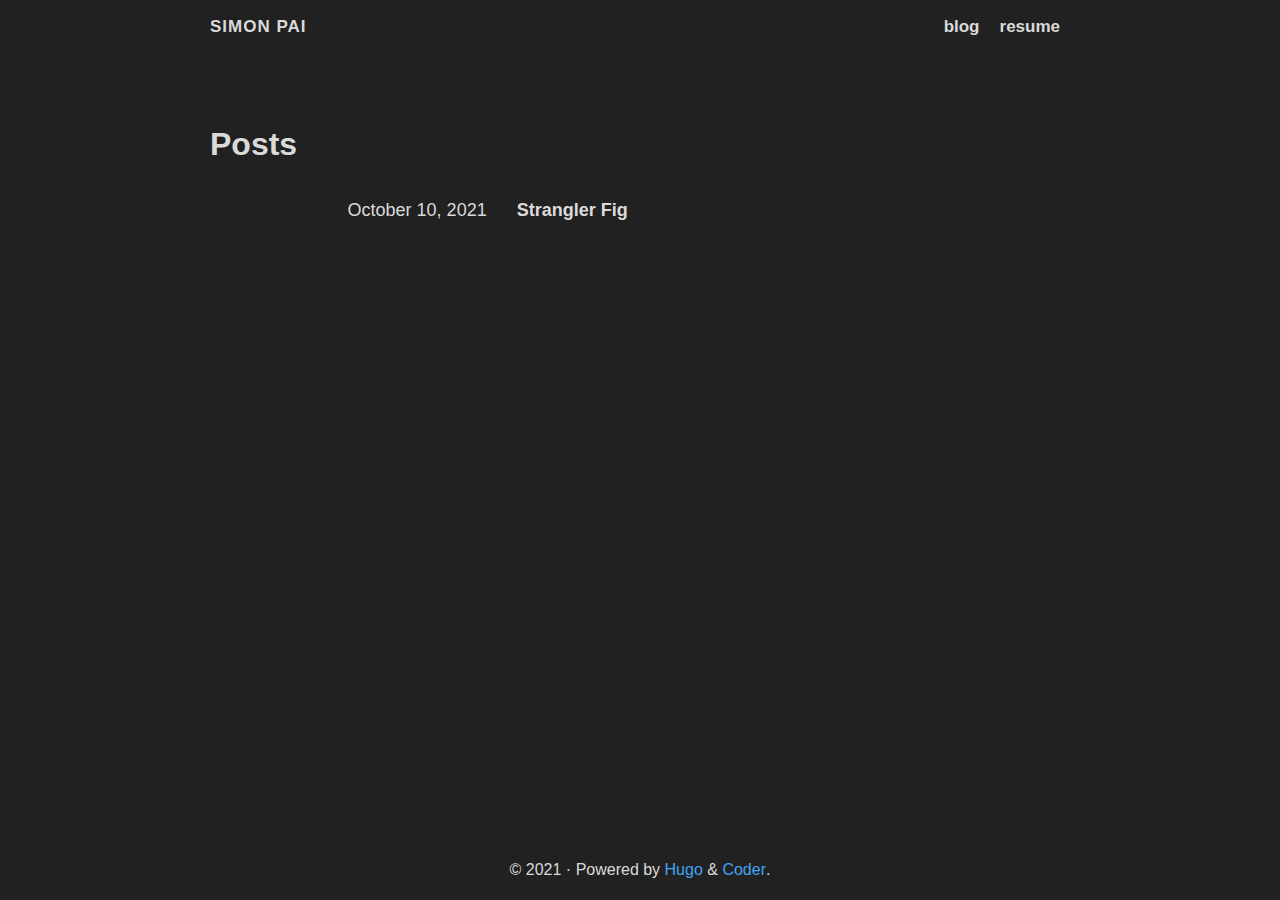
<file: posts/page/1/index.html>
<!doctype html><html><head><title>https://simonpai.github.io/posts/</title><link rel=canonical href=https://simonpai.github.io/posts/><meta name=robots content="noindex"><meta charset=utf-8><meta http-equiv=refresh content="0; url=https://simonpai.github.io/posts/"></head></html>
</file>
